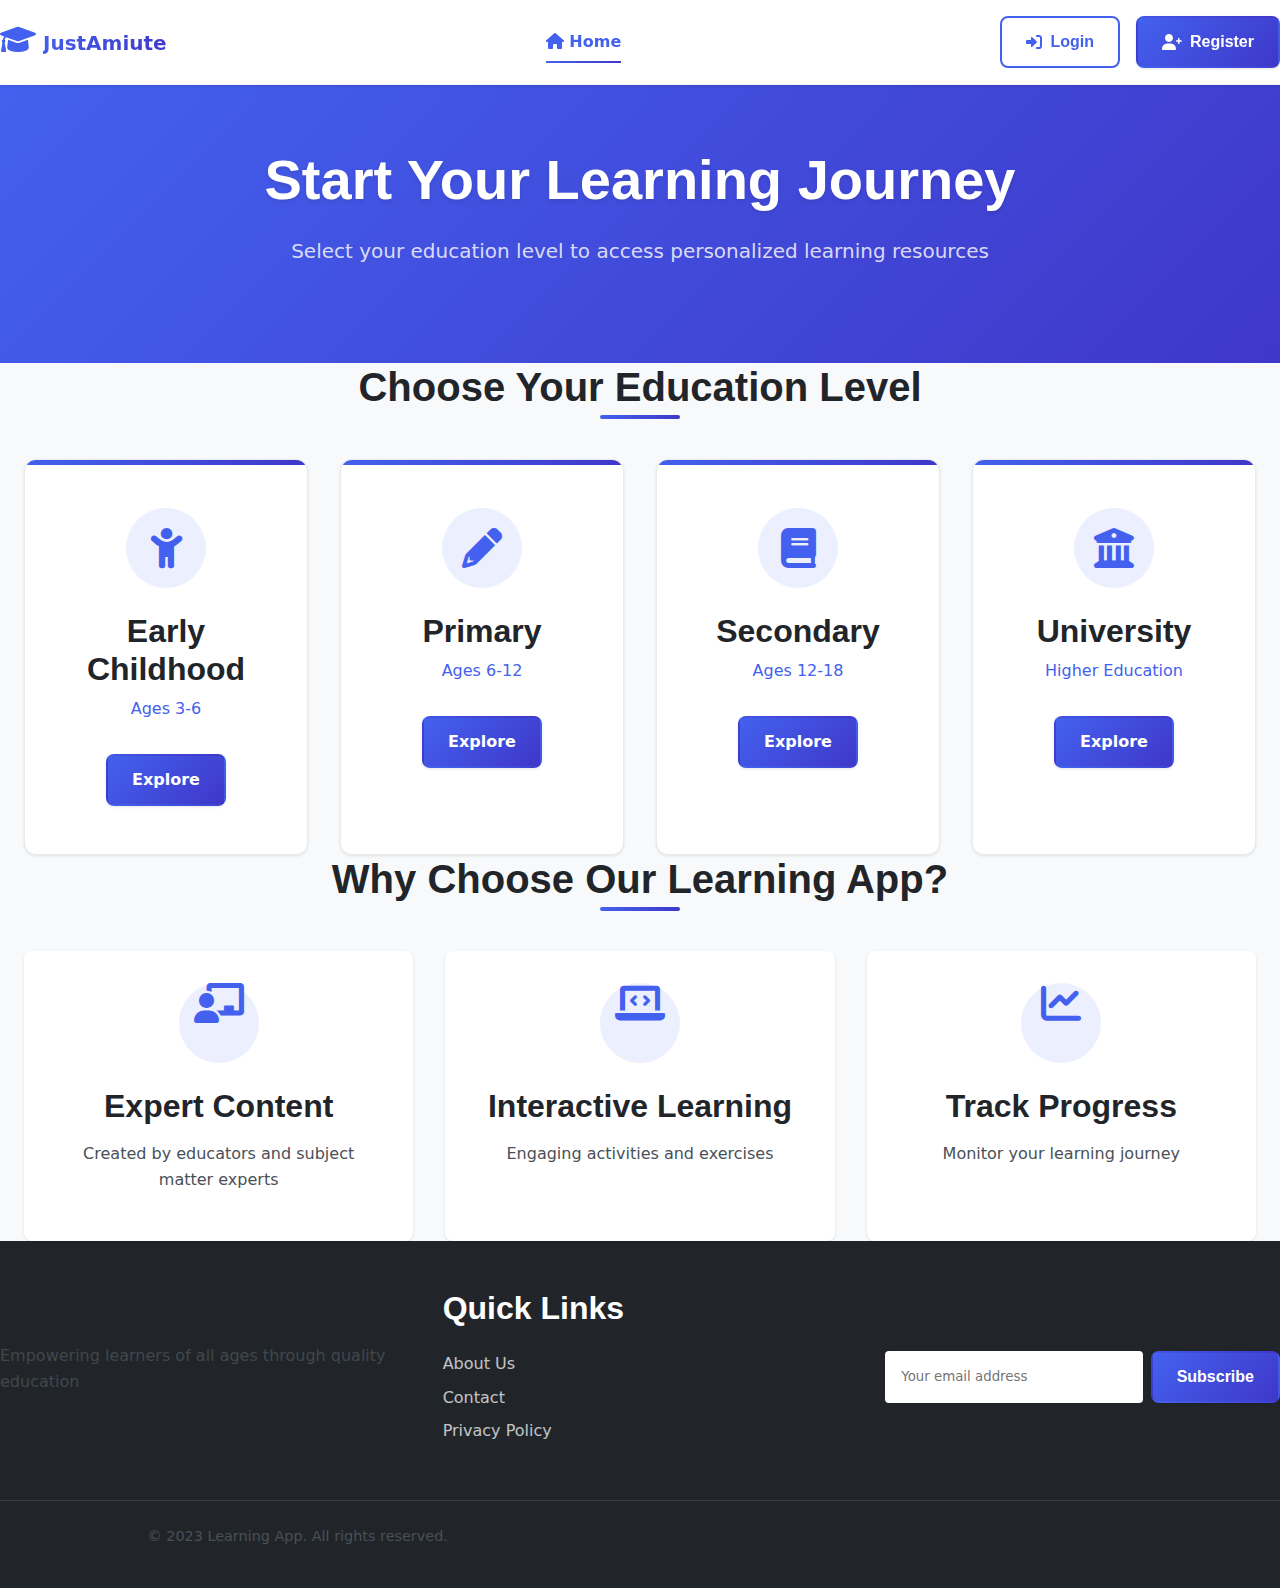
<file: index.html>
<!DOCTYPE html>
<html lang="en">
<head>
  <meta charset="UTF-8" />
  <meta name="viewport" content="width=device-width, initial-scale=1.0"/>
  <title>Learning App - Home</title>
  <link rel="stylesheet" href="css/style.css" />
  <link rel="stylesheet" href="https://cdnjs.cloudflare.com/ajax/libs/font-awesome/6.0.0/css/all.min.css">
  <link rel="icon" href="assets/images/favicon.ico" type="image/x-icon">
</head>
<body>
  <!-- Navigation Bar -->
  <nav class="main-nav">
    <div class="nav-container">
      <div class="nav-brand">
        <a href="index.html">
          <i class="fas fa-graduation-cap logo-icon"></i>
          <span class="logo-text">JustAmiute</span>
        </a>
      </div>
      <div class="nav-links">
        <a href="index.html" class="active"><i class="fas fa-home"></i> Home</a>
      </div>
      <div class="auth-buttons">
        <button id="login-btn" class="btn btn-outline">
          <i class="fas fa-sign-in-alt"></i> Login
        </button>
        <button id="register-btn" class="btn btn-primary">
          <i class="fas fa-user-plus"></i> Register
        </button>
      </div>
    </div>
  </nav>

  <!-- Hero Section -->
  <section class="hero">
    <div class="hero-content">
      <h1>Start Your Learning Journey</h1>
      <p class="hero-subtitle">Select your education level to access personalized learning resources</p>
    </div>
  </section>

  <!-- Main Content -->
  <main class="container">
    <section class="education-levels">
      <h2 class="section-title">Choose Your Education Level</h2>
      <div class="level-grid">
        <a href="levels/early-childhood.html" class="level-card">
          <div class="card-icon">
            <i class="fas fa-child"></i>
          </div>
          <h3>Early Childhood</h3>
          <p>Ages 3-6</p>
          <span class="btn btn-primary">Explore</span>
        </a>

        <a href="levels/primary.html" class="level-card">
          <div class="card-icon">
            <i class="fas fa-pencil-alt"></i>
          </div>
          <h3>Primary</h3>
          <p>Ages 6-12</p>
          <span class="btn btn-primary">Explore</span>
        </a>

        <a href="levels/secondary.html" class="level-card">
          <div class="card-icon">
            <i class="fas fa-book"></i>
          </div>
          <h3>Secondary</h3>
          <p>Ages 12-18</p>
          <span class="btn btn-primary">Explore</span>
        </a>

        <a href="levels/university.html" class="level-card">
          <div class="card-icon">
            <i class="fas fa-university"></i>
          </div>
          <h3>University</h3>
          <p>Higher Education</p>
          <span class="btn btn-primary">Explore</span>
        </a>
      </div>
    </section>

    <section class="features">
      <h2 class="section-title">Why Choose Our Learning App?</h2>
      <div class="features-grid">
        <div class="feature-card">
          <i class="fas fa-chalkboard-teacher feature-icon"></i>
          <h3>Expert Content</h3>
          <p>Created by educators and subject matter experts</p>
        </div>
        <div class="feature-card">
          <i class="fas fa-laptop-code feature-icon"></i>
          <h3>Interactive Learning</h3>
          <p>Engaging activities and exercises</p>
        </div>
        <div class="feature-card">
          <i class="fas fa-chart-line feature-icon"></i>
          <h3>Track Progress</h3>
          <p>Monitor your learning journey</p>
        </div>
      </div>
    </section>
  </main>

  <!-- Footer -->
  <footer class="main-footer">
    <div class="footer-container">
      <div class="footer-about">
        <h3>Learning App</h3>
        <p>Empowering learners of all ages through quality education</p>
      </div>
      <div class="footer-links">
        <h3>Quick Links</h3>
        <ul>
          <li><a href="about.html">About Us</a></li>
          <li><a href="contact.html">Contact</a></li>
          <li><a href="privacy.html">Privacy Policy</a></li>
        </ul>
      </div>
      <div class="footer-newsletter">
        <h3>Stay Updated</h3>
        <form class="newsletter-form">
          <input type="email" placeholder="Your email address">
          <button type="submit" class="btn btn-primary">Subscribe</button>
        </form>
      </div>
    </div>
    <div class="footer-bottom">
      <p>&copy; 2023 Learning App. All rights reserved.</p>
    </div>
  </footer>

  <!-- Auth Modal -->
  <div id="auth-modal" class="modal">
    <div class="modal-content">
      <span class="close-modal">&times;</span>
      <div id="auth-form-container">
        <!-- Form content will be loaded here by auth.js -->
      </div>
    </div>
  </div>

  <script src="../js/auth.js"></script>
  <script>
    // Initialize modal functionality
    document.addEventListener('DOMContentLoaded', function() {
      const modal = document.getElementById('auth-modal');
      const loginBtn = document.getElementById('login-btn');
      const registerBtn = document.getElementById('register-btn');
      const closeBtn = document.querySelector('.close-modal');

      // Open modal for login
      loginBtn.addEventListener('click', function() {
        document.getElementById('auth-form-container').innerHTML = `
          <h2>Login</h2>
          <form id="login-form">
            <div class="form-group">
              <label for="login-email">Email</label>
              <input type="email" id="login-email" required>
            </div>
            <div class="form-group">
              <label for="login-password">Password</label>
              <input type="password" id="login-password" required>
            </div>
            <button type="submit" class="btn btn-primary">Login</button>
          </form>
        `;
        modal.style.display = 'block';
      });

      // Open modal for registration
      registerBtn.addEventListener('click', function() {
        document.getElementById('auth-form-container').innerHTML = `
          <h2>Register</h2>
          <form id="register-form">
            <div class="form-group">
              <label for="register-name">Full Name</label>
              <input type="text" id="register-name" required>
            </div>
            <div class="form-group">
              <label for="register-email">Email</label>
              <input type="email" id="register-email" required>
            </div>
            <div class="form-group">
              <label for="register-password">Password</label>
              <input type="password" id="register-password" required>
            </div>
            <button type="submit" class="btn btn-primary">Register</button>
          </form>
        `;
        modal.style.display = 'block';
      });

      // Close modal
      closeBtn.addEventListener('click', function() {
        modal.style.display = 'none';
      });

      // Close when clicking outside modal
      window.addEventListener('click', function(event) {
        if (event.target === modal) {
          modal.style.display = 'none';
        }
      });
    });
  </script>
</body>
</html>
</file>
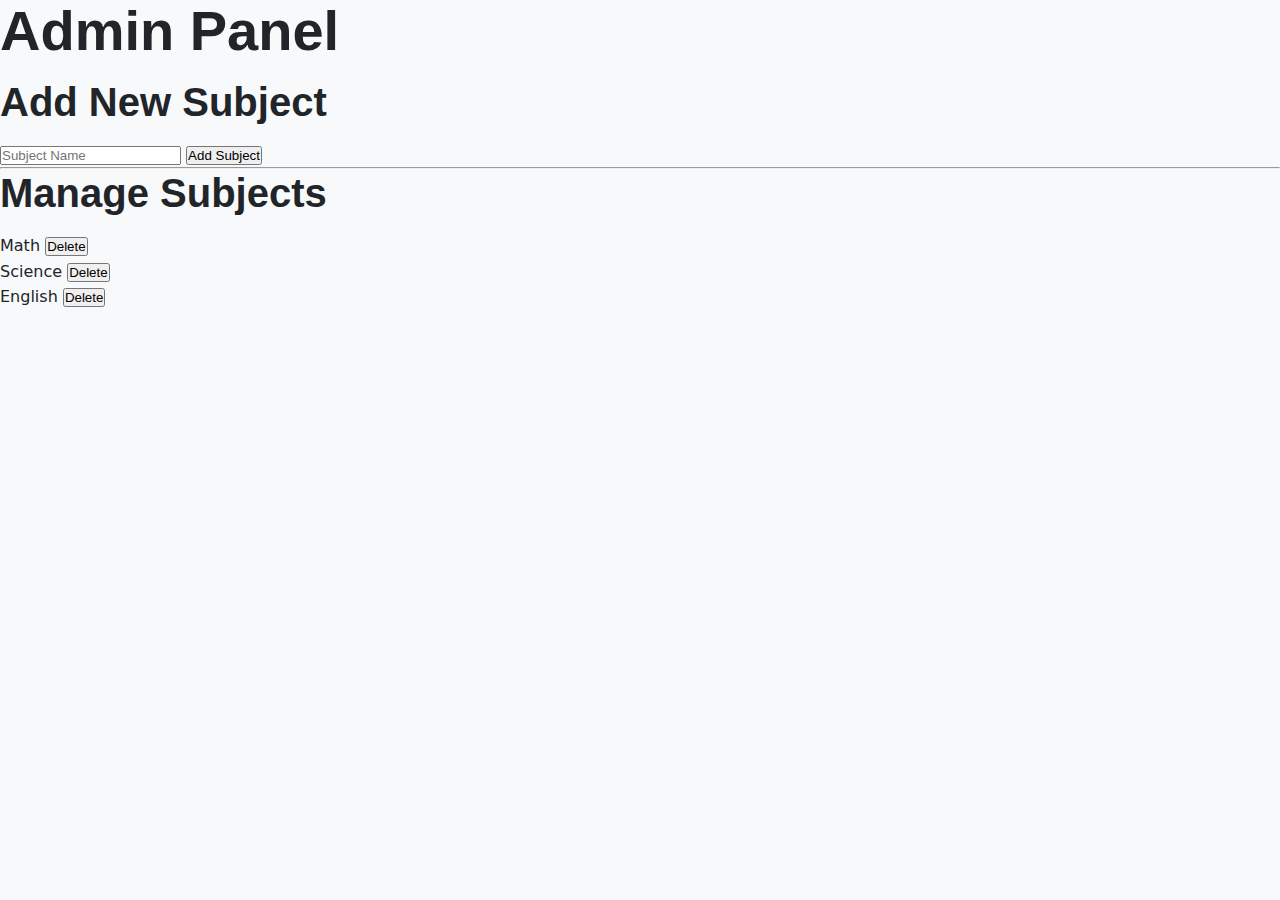
<file: admin.html>
<!-- admin.html -->
<!DOCTYPE html>
<html lang="en">
<head>
  <meta charset="UTF-8" />
  <meta name="viewport" content="width=device-width, initial-scale=1.0"/>
  <title>Admin Panel</title>
  <link rel="stylesheet" href="css/style.css" />
</head>
<body>
  <div class="admin-container">
    <h1>Admin Panel</h1>

    <!-- Add New Subject Section -->
    <div class="add-subject">
      <h2>Add New Subject</h2>
      <input type="text" id="new-subject-name" placeholder="Subject Name" />
      <button id="add-subject-btn">Add Subject</button>
    </div>

    <hr>

    <!-- Manage Subjects Section -->
    <div class="manage-subjects">
      <h2>Manage Subjects</h2>
      <ul id="subject-list">
        <!-- List of subjects will go here -->
        <li class="subject-item">
          <span>Math</span>
          <button class="delete-subject-btn">Delete</button>
        </li>
        <li class="subject-item">
          <span>Science</span>
          <button class="delete-subject-btn">Delete</button>
        </li>
        <li class="subject-item">
          <span>English</span>
          <button class="delete-subject-btn">Delete</button>
        </li>
      </ul>
    </div>
  </div>

  <script src="js/admin.js"></script>
</body>
</html>
</file>
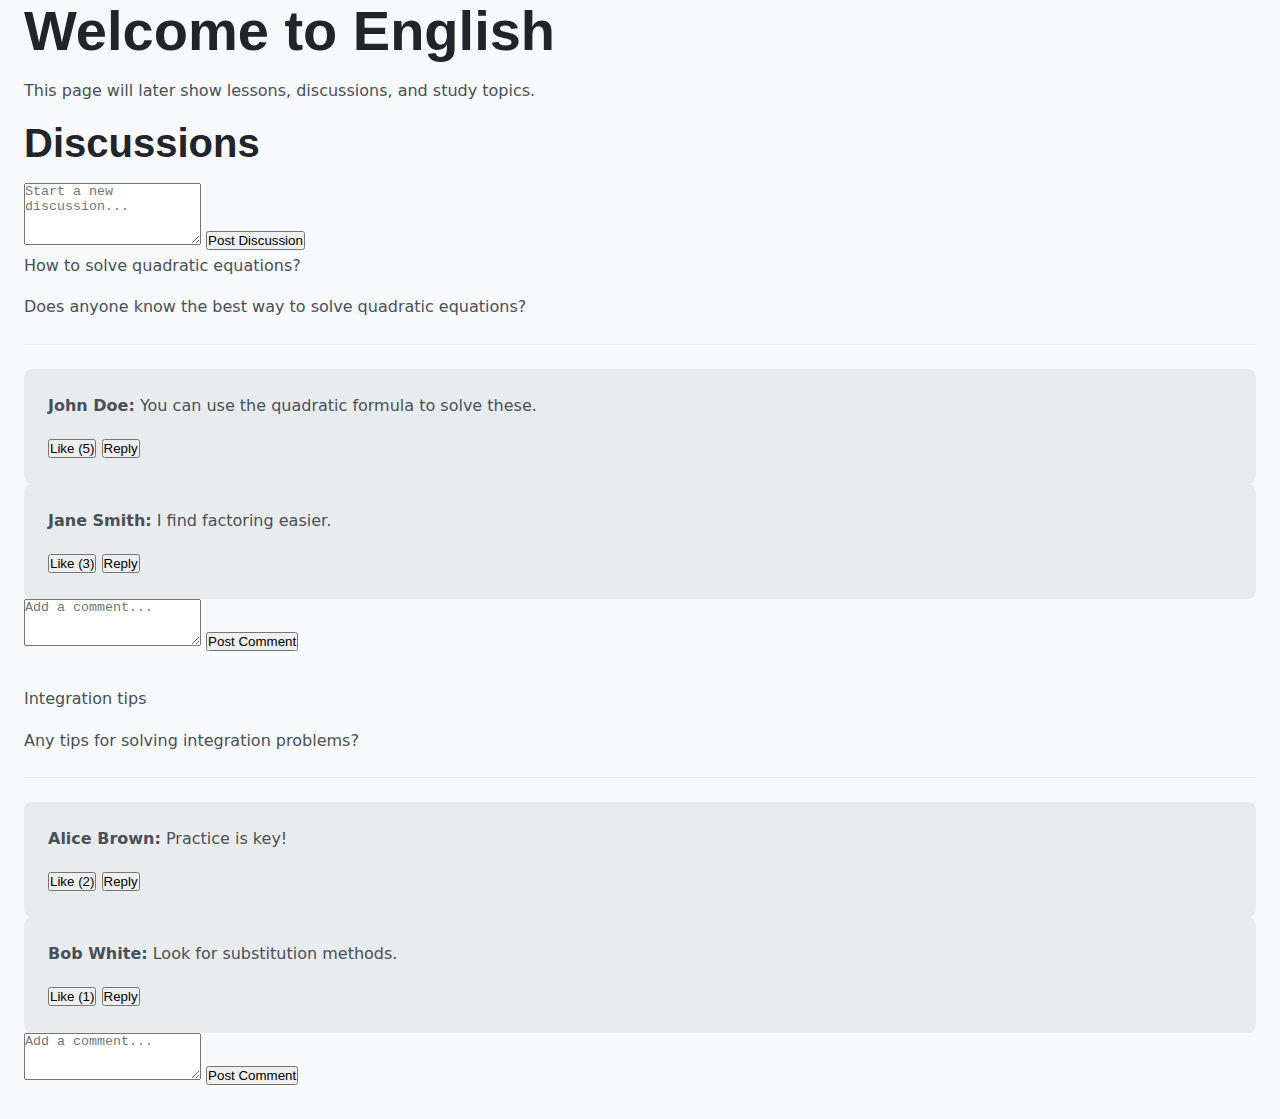
<file: early-childhood_subjects/english.html>
<!DOCTYPE html>
<html lang="en">
<head>
  <meta charset="UTF-8" />
  <meta name="viewport" content="width=device-width, initial-scale=1.0"/>
  <title>English Subject</title>
  <link rel="stylesheet" href="../css/style.css" />
</head>
<body>
  <div class="container">
    <h1>Welcome to English</h1>
    <p>This page will later show lessons, discussions, and study topics.</p>

    <!-- Discussion Section -->
    <div class="discussion-section">
      <h2>Discussions</h2>

      <!-- New Discussion -->
      <div class="new-discussion">
        <textarea id="new-discussion-text" placeholder="Start a new discussion..." rows="4"></textarea>
        <button class="submit-btn" onclick="postDiscussion()">Post Discussion</button>
      </div>

      <!-- Existing Discussions (will be dynamically populated) -->
      <div id="discussions-container">
        <!-- Discussions will appear here -->
      </div>
    </div>
  </div>

  <script src="../js/english.js"></script>
</body>
</html>
</file>
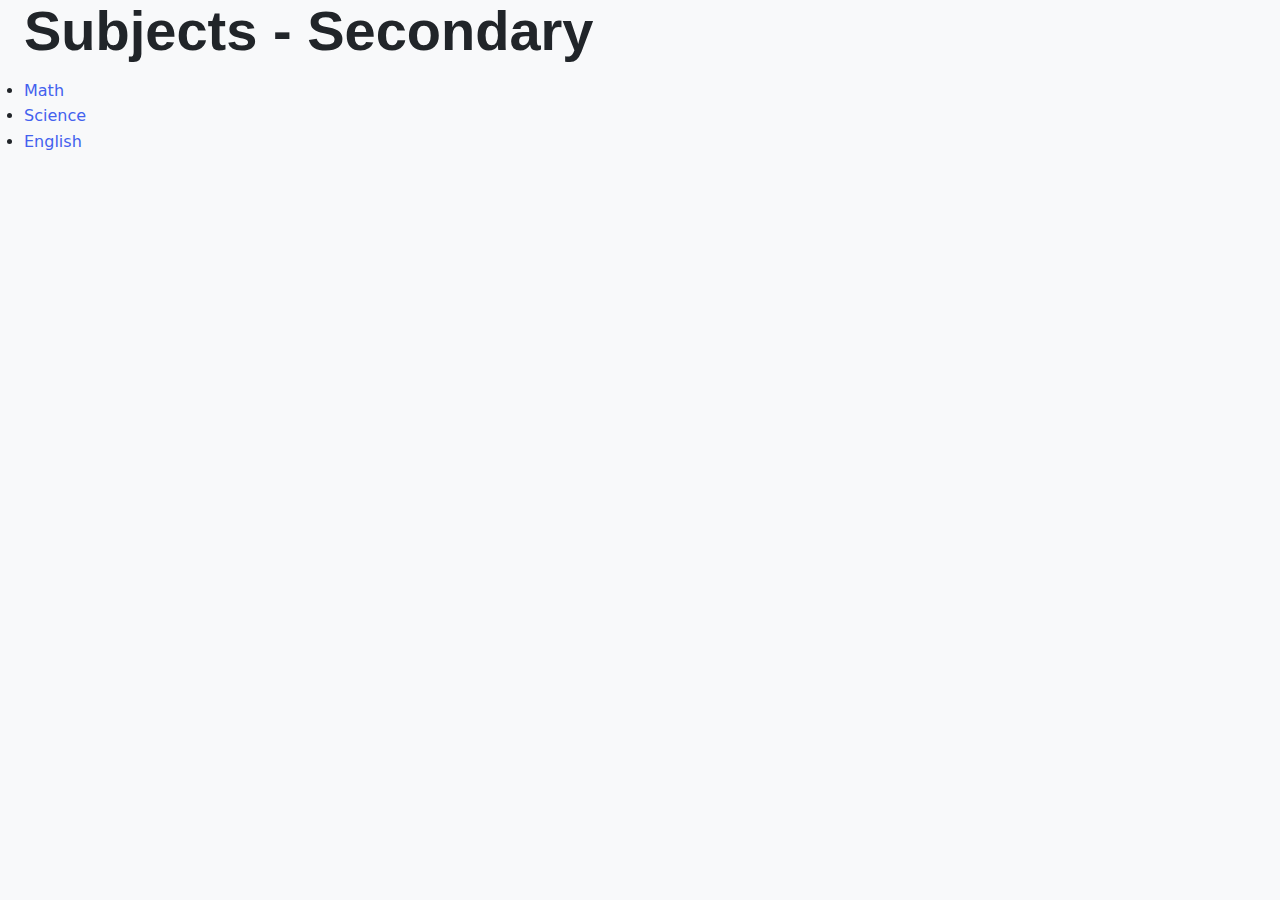
<file: levels/secondary.html>
<!-- secondary.html -->
<!DOCTYPE html>
<html lang="en">
<head>
  <meta charset="UTF-8" />
  <meta name="viewport" content="width=device-width, initial-scale=1.0"/>
  <title>Secondary</title>
  <link rel="stylesheet" href="../css/style.css" />
</head>
<body>
  <div class="container">
    <h1>Subjects - Secondary</h1>
    <ul class="subject-list">
      <li><a href="../subjects/math.html">Math</a></li>
      <li><a href="../subjects/science.html">Science</a></li>
      <li><a href="../subjects/english.html">English</a></li>
    </ul>
  </div>
</body>
</html>
</file>
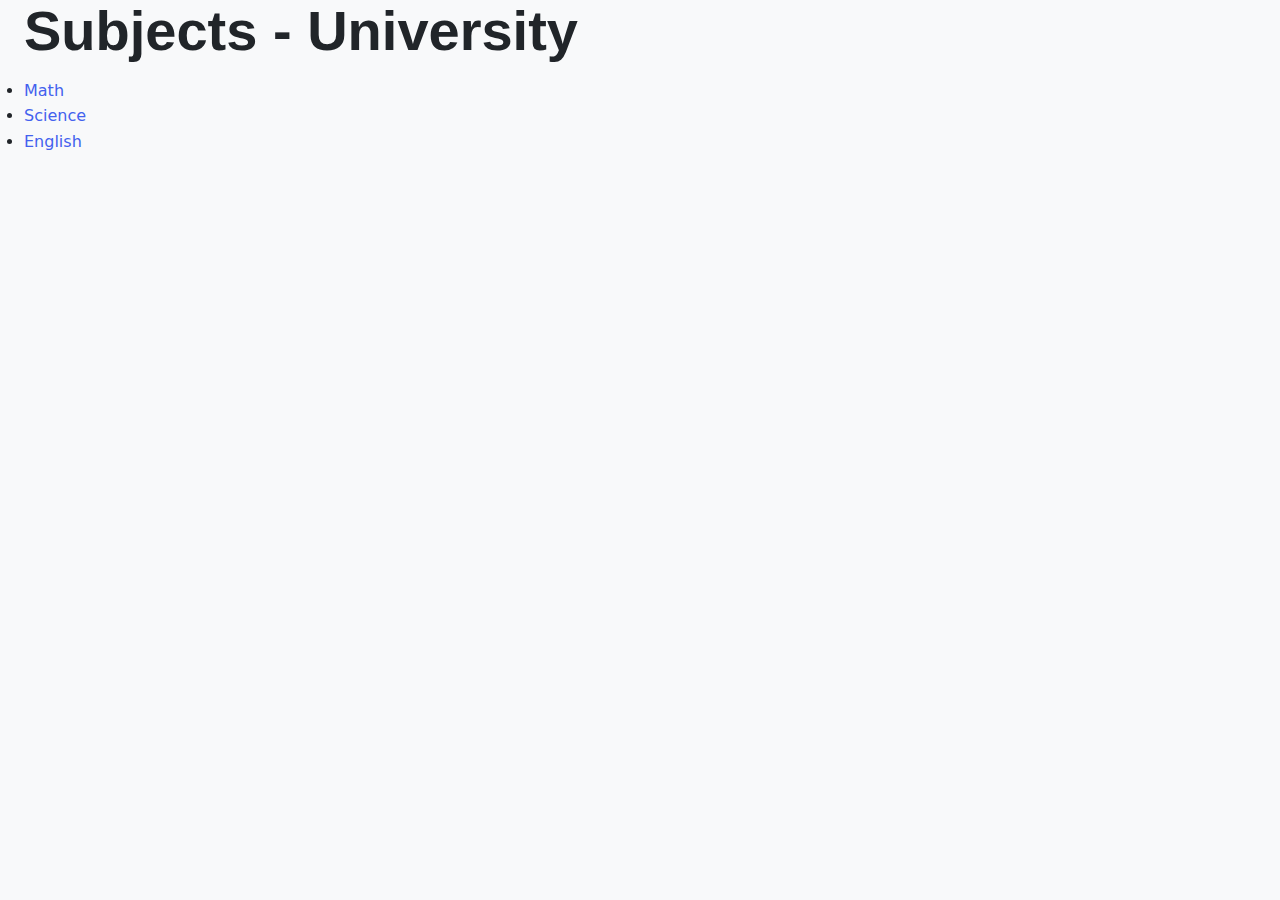
<file: levels/university.html>
<!-- early-childhood.html -->
<!DOCTYPE html>
<html lang="en">
<head>
  <meta charset="UTF-8" />
  <meta name="viewport" content="width=device-width, initial-scale=1.0"/>
  <title>University</title>
  <link rel="stylesheet" href="../css/style.css" />
</head>
<body>
  <div class="container">
    <h1>Subjects - University</h1>
    <ul class="subject-list">
      <li><a href="../subjects/math.html">Math</a></li>
      <li><a href="../subjects/science.html">Science</a></li>
      <li><a href="../subjects/english.html">English</a></li>
    </ul>
  </div>
</body>
</html>
</file>
<file: css/style.css>
/* ====== ULTIMATE LEARNING APP STYLES ====== */
:root {
  /* Enhanced Color Palette */
  --primary-color: #4361ee;
  --primary-light: #4895ef;
  --primary-dark: #3f37c9;
  --secondary-color: #7209b7;
  --accent-color: #f72585;
  --success-color: #4cc9f0;
  --warning-color: #f8961e;
  --light-color: #f8f9fa;
  --light-gray: #e9ecef;
  --medium-gray: #adb5bd;
  --dark-gray: #495057;
  --dark-color: #212529;
  --white: #ffffff;
  --black: #000000;

  /* Gradients */
  --gradient-primary: linear-gradient(135deg, var(--primary-color), var(--primary-dark));
  --gradient-accent: linear-gradient(135deg, var(--accent-color), var(--secondary-color));

  /* Typography */
  --font-main: 'Inter', 'Segoe UI', system-ui, sans-serif;
  --font-heading: 'Poppins', 'Montserrat', sans-serif;
  --font-code: 'Fira Code', monospace;
  
  /* Spacing System */
  --space-xxs: 0.25rem;
  --space-xs: 0.5rem;
  --space-sm: 1rem;
  --space-md: 1.5rem;
  --space-lg: 2rem;
  --space-xl: 3rem;
  --space-xxl: 4rem;
  
  /* Border Radius */
  --radius-sm: 4px;
  --radius-md: 8px;
  --radius-lg: 12px;
  --radius-xl: 16px;
  --radius-round: 50%;
  
  /* Shadows */
  --shadow-xs: 0 1px 2px rgba(0,0,0,0.05);
  --shadow-sm: 0 1px 3px rgba(0,0,0,0.1);
  --shadow-md: 0 4px 6px rgba(0,0,0,0.1);
  --shadow-lg: 0 10px 15px rgba(0,0,0,0.1);
  --shadow-xl: 0 20px 25px rgba(0,0,0,0.1);
  --shadow-inner: inset 0 2px 4px rgba(0,0,0,0.05);
  
  /* Transitions */
  --transition-fast: 0.15s ease-in-out;
  --transition-normal: 0.3s ease-in-out;
  --transition-slow: 0.5s ease-in-out;
  
  /* Z-index */
  --z-below: -1;
  --z-base: 1;
  --z-dropdown: 100;
  --z-sticky: 200;
  --z-modal: 1000;
  --z-toast: 1100;
}

/* ====== BASE STYLES ====== */
*,
*::before,
*::after {
  box-sizing: border-box;
  margin: 0;
  padding: 0;
}

html {
  scroll-behavior: smooth;
  font-size: 16px;
}

body {
  font-family: var(--font-main);
  line-height: 1.6;
  color: var(--dark-color);
  background-color: var(--light-color);
  -webkit-font-smoothing: antialiased;
  -moz-osx-font-smoothing: grayscale;
}

/* ====== TYPOGRAPHY ENHANCEMENTS ====== */
h1, h2, h3, h4, h5, h6 {
  font-family: var(--font-heading);
  font-weight: 700;
  line-height: 1.2;
  margin-bottom: var(--space-sm);
  color: var(--dark-color);
}

h1 { 
  font-size: clamp(2rem, 5vw, 3.5rem);
  line-height: 1.1;
}

h2 {
  font-size: clamp(1.75rem, 4vw, 2.5rem);
}

h3 {
  font-size: clamp(1.5rem, 3vw, 2rem);
}

p {
  margin-bottom: var(--space-sm);
  color: var(--dark-gray);
  max-width: 65ch;
}

a {
  color: var(--primary-color);
  text-decoration: none;
  transition: var(--transition-fast);
}

a:hover {
  color: var(--primary-dark);
}

/* ====== LAYOUT COMPONENTS ====== */
.container {
  width: 100%;
  max-width: 1280px;
  margin: 0 auto;
  padding: 0 var(--space-md);
}

.section {
  padding: var(--space-xl) 0;
}

.section-title {
  text-align: center;
  margin-bottom: var(--space-lg);
  position: relative;
}

.section-title::after {
  content: '';
  position: absolute;
  bottom: -8px;
  left: 50%;
  transform: translateX(-50%);
  width: 80px;
  height: 4px;
  background: var(--gradient-primary);
  border-radius: 2px;
}

/* ====== BUTTON SUPERCHARGED ====== */
.btn {
  display: inline-flex;
  align-items: center;
  justify-content: center;
  gap: var(--space-xs);
  padding: var(--space-sm) var(--space-md);
  border-radius: var(--radius-md);
  font-weight: 600;
  text-align: center;
  cursor: pointer;
  transition: var(--transition-normal);
  border: 2px solid transparent;
  font-size: 1rem;
  line-height: 1;
}

.btn-primary {
  background: var(--gradient-primary);
  color: var(--white);
  box-shadow: var(--shadow-sm);
}

.btn-primary:hover {
  transform: translateY(-2px);
  box-shadow: var(--shadow-md);
}

.btn-primary:active {
  transform: translateY(0);
  box-shadow: var(--shadow-sm);
}

.btn-outline {
  background: transparent;
  border-color: var(--primary-color);
  color: var(--primary-color);
}

.btn-outline:hover {
  background: var(--primary-color);
  color: var(--white);
}

.btn-icon {
  width: 2.5rem;
  height: 2.5rem;
  padding: 0;
  border-radius: var(--radius-round);
}

/* ====== NAVIGATION 2.0 ====== */
.main-nav {
  position: sticky;
  top: 0;
  z-index: var(--z-sticky);
  background-color: rgba(255,255,255,0.98);
  backdrop-filter: blur(8px);
  box-shadow: var(--shadow-sm);
  border-bottom: 1px solid rgba(0,0,0,0.05);
}

.nav-container {
  display: flex;
  justify-content: space-between;
  align-items: center;
  padding: var(--space-sm) 0;
}

.nav-brand {
  display: flex;
  align-items: center;
  gap: var(--space-sm);
  font-weight: 700;
  font-size: 1.25rem;
}

.logo-icon {
  font-size: 1.8rem;
  color: var(--primary-color);
}

.logo-text {
  background: var(--gradient-primary);
  -webkit-background-clip: text;
  background-clip: text;
  color: transparent;
}

.nav-links {
  display: flex;
  gap: var(--space-md);
}

.nav-links a {
  position: relative;
  padding: var(--space-xs) 0;
  font-weight: 500;
  color: var(--dark-gray);
}

.nav-links a::after {
  content: '';
  position: absolute;
  bottom: 0;
  left: 0;
  width: 0;
  height: 2px;
  background: var(--gradient-primary);
  transition: var(--transition-normal);
}

.nav-links a:hover::after,
.nav-links a.active::after {
  width: 100%;
}

.nav-links a.active {
  color: var(--primary-color);
  font-weight: 600;
}

.auth-buttons {
  display: flex;
  gap: var(--space-sm);
}

/* ====== HERO SECTION ENHANCED ====== */
.hero {
  position: relative;
  overflow: hidden;
  padding: var(--space-xxl) 0;
  color: var(--white);
  text-align: center;
}

.hero::before {
  content: '';
  position: absolute;
  top: 0;
  left: 0;
  width: 100%;
  height: 100%;
  background: var(--gradient-primary);
  z-index: -1;
}

.hero-content {
  max-width: 800px;
  margin: 0 auto;
  position: relative;
  z-index: 1;
}

.hero h1 {
  color: var(--white);
  margin-bottom: var(--space-md);
  text-shadow: 0 2px 4px rgba(0,0,0,0.1);
}

.hero-subtitle {
  font-size: 1.25rem;
  opacity: 0.9;
  margin-bottom: var(--space-lg);
  color: rgba(255,255,255,0.9);
}

/* ====== EDUCATION LEVEL CARDS ====== */
.level-grid {
  display: grid;
  grid-template-columns: repeat(auto-fit, minmax(280px, 1fr));
  gap: var(--space-lg);
  margin-top: var(--space-xl);
}

.level-card {
  background: var(--white);
  border-radius: var(--radius-lg);
  padding: var(--space-xl) var(--space-lg);
  text-align: center;
  box-shadow: var(--shadow-sm);
  transition: var(--transition-normal);
  border: 1px solid var(--light-gray);
  position: relative;
  overflow: hidden;
}

.level-card::before {
  content: '';
  position: absolute;
  top: 0;
  left: 0;
  width: 100%;
  height: 5px;
  background: var(--gradient-primary);
}

.level-card:hover {
  transform: translateY(-8px);
  box-shadow: var(--shadow-lg);
}

.card-icon {
  width: 80px;
  height: 80px;
  margin: 0 auto var(--space-md);
  display: flex;
  align-items: center;
  justify-content: center;
  background: rgba(67, 97, 238, 0.1);
  border-radius: var(--radius-round);
  font-size: 2.5rem;
  color: var(--primary-color);
}

.level-card h3 {
  margin-bottom: var(--space-xs);
}

.level-card p {
  margin-bottom: var(--space-lg);
  color: var(--gray-color);
}

/* ====== FEATURES SECTION ====== */
.features-grid {
  display: grid;
  grid-template-columns: repeat(auto-fit, minmax(300px, 1fr));
  gap: var(--space-lg);
  margin-top: var(--space-xl);
}

.feature-card {
  padding: var(--space-lg);
  border-radius: var(--radius-md);
  background: var(--white);
  box-shadow: var(--shadow-sm);
  transition: var(--transition-normal);
  text-align: center;
}

.feature-card:hover {
  transform: translateY(-5px);
  box-shadow: var(--shadow-md);
}

.feature-icon {
  font-size: 2.5rem;
  margin-bottom: var(--space-md);
  color: var(--primary-color);
  background: rgba(67, 97, 238, 0.1);
  width: 80px;
  height: 80px;
  display: inline-flex;
  align-items: center;
  justify-content: center;
  border-radius: var(--radius-round);
}

.feature-card h3 {
  margin-bottom: var(--space-sm);
}

/* ====== FOOTER ENHANCED ====== */
.main-footer {
  background: var(--dark-color);
  color: var(--light-gray);
  padding-top: var(--space-xl);
}

.footer-container {
  display: grid;
  grid-template-columns: repeat(auto-fit, minmax(250px, 1fr));
  gap: var(--space-xl);
  margin-bottom: var(--space-xl);
}

.footer-brand {
  display: flex;
  flex-direction: column;
  gap: var(--space-sm);
}

.footer-logo {
  display: flex;
  align-items: center;
  gap: var(--space-sm);
  font-weight: 700;
  font-size: 1.25rem;
  color: var(--white);
}

.footer-about {
  opacity: 0.8;
}

.footer-links h3 {
  color: var(--white);
  margin-bottom: var(--space-md);
}

.footer-links ul {
  list-style: none;
}

.footer-links li {
  margin-bottom: var(--space-xs);
}

.footer-links a {
  color: var(--light-gray);
  opacity: 0.8;
  transition: var(--transition-fast);
}

.footer-links a:hover {
  opacity: 1;
  color: var(--white);
  padding-left: var(--space-xs);
}

.newsletter-form {
  display: flex;
  gap: var(--space-xs);
  margin-top: var(--space-md);
}

.newsletter-form input {
  flex: 1;
  padding: var(--space-sm);
  border: none;
  border-radius: var(--radius-sm);
  font-family: var(--font-main);
}

.footer-bottom {
  text-align: center;
  padding: var(--space-md) 0;
  border-top: 1px solid rgba(255,255,255,0.1);
  color: var(--medium-gray);
  font-size: 0.9rem;
}

/* ====== MODAL DIALOG ====== */
.modal {
  position: fixed;
  top: 0;
  left: 0;
  width: 100%;
  height: 100%;
  background: rgba(0,0,0,0.5);
  backdrop-filter: blur(4px);
  display: flex;
  justify-content: center;
  align-items: center;
  z-index: var(--z-modal);
  opacity: 0;
  visibility: hidden;
  transition: var(--transition-normal);
}

.modal.active {
  opacity: 1;
  visibility: visible;
}

.modal-content {
  background: var(--white);
  border-radius: var(--radius-lg);
  width: 100%;
  max-width: 500px;
  padding: var(--space-xl);
  box-shadow: var(--shadow-xl);
  transform: translateY(20px);
  transition: var(--transition-normal);
  position: relative;
}

.modal.active .modal-content {
  transform: translateY(0);
}

.close-modal {
  position: absolute;
  top: var(--space-md);
  right: var(--space-md);
  font-size: 1.5rem;
  cursor: pointer;
  color: var(--medium-gray);
  transition: var(--transition-fast);
}

.close-modal:hover {
  color: var(--dark-color);
  transform: rotate(90deg);
}

/* ====== FORM STYLES ====== */
.form-group {
  margin-bottom: var(--space-md);
}

.form-group label {
  display: block;
  margin-bottom: var(--space-xs);
  font-weight: 500;
  color: var(--dark-color);
}

.form-control {
  width: 100%;
  padding: var(--space-sm);
  border: 1px solid var(--light-gray);
  border-radius: var(--radius-sm);
  font-family: var(--font-main);
  transition: var(--transition-fast);
}

.form-control:focus {
  outline: none;
  border-color: var(--primary-color);
  box-shadow: 0 0 0 3px rgba(67, 97, 238, 0.2);
}

/* ====== ANIMATIONS ====== */
@keyframes fadeIn {
  from { opacity: 0; }
  to { opacity: 1; }
}

@keyframes slideUp {
  from { 
    opacity: 0;
    transform: translateY(20px);
  }
  to { 
    opacity: 1;
    transform: translateY(0);
  }
}

/* ====== UTILITY CLASSES ====== */
.text-center { text-align: center; }
.text-left { text-align: left; }
.text-right { text-align: right; }

.flex {
  display: flex;
  gap: var(--space-sm);
}

.flex-center {
  display: flex;
  align-items: center;
  justify-content: center;
  gap: var(--space-sm);
}

.grid {
  display: grid;
  gap: var(--space-sm);
}

.mt-1 { margin-top: var(--space-xs); }
.mt-2 { margin-top: var(--space-sm); }
.mt-3 { margin-top: var(--space-md); }
.mt-4 { margin-top: var(--space-lg); }
.mt-5 { margin-top: var(--space-xl); }

.mb-1 { margin-bottom: var(--space-xs); }
.mb-2 { margin-bottom: var(--space-sm); }
.mb-3 { margin-bottom: var(--space-md); }
.mb-4 { margin-bottom: var(--space-lg); }
.mb-5 { margin-bottom: var(--space-xl); }

/* ====== RESPONSIVE DESIGN ====== */
@media (max-width: 1024px) {
  .section {
    padding: var(--space-lg) 0;
  }
  
  .hero {
    padding: var(--space-xl) 0;
  }
}

@media (max-width: 768px) {
  .nav-container {
    flex-direction: column;
    gap: var(--space-md);
    padding: var(--space-md);
  }
  
  .nav-links {
    margin: var(--space-sm) 0;
  }
  
  .auth-buttons {
    width: 100%;
    justify-content: center;
  }
  
  .level-grid {
    grid-template-columns: 1fr;
  }
  
  .modal-content {
    padding: var(--space-lg);
  }
}

@media (max-width: 480px) {
  :root {
    --space-md: 1rem;
    --space-lg: 1.5rem;
  }
  
  .btn {
    width: 100%;
  }
  
  .newsletter-form {
    flex-direction: column;
  }
  
  .footer-container {
    grid-template-columns: 1fr;
    gap: var(--space-lg);
  }
}

/* ====== EARLY CHILDHOOD SPECIFIC STYLES ====== */
.hero-early-childhood {
  background: linear-gradient(135deg, #4cc9f0, #4361ee);
}

.subject-grid {
  display: grid;
  grid-template-columns: repeat(auto-fit, minmax(300px, 1fr));
  gap: var(--space-lg);
  margin-top: var(--space-xl);
}

.subject-card {
  background: var(--white);
  border-radius: var(--radius-lg);
  padding: var(--space-xl) var(--space-lg);
  text-align: center;
  box-shadow: var(--shadow-sm);
  transition: var(--transition-normal);
  border: 1px solid var(--light-gray);
  position: relative;
  overflow: hidden;
}

.subject-card::before {
  content: '';
  position: absolute;
  top: 0;
  left: 0;
  width: 100%;
  height: 5px;
  background: var(--gradient-primary);
}

.subject-card:hover {
  transform: translateY(-8px);
  box-shadow: var(--shadow-lg);
}

.subject-card .card-icon {
  width: 80px;
  height: 80px;
  margin: 0 auto var(--space-md);
  display: flex;
  align-items: center;
  justify-content: center;
  background: rgba(67, 97, 238, 0.1);
  border-radius: var(--radius-round);
  font-size: 2rem;
  color: var(--primary-color);
}

.age-group-info {
  margin: var(--space-xl) 0;
  padding: var(--space-xl) 0;
  border-top: 1px solid var(--light-gray);
  border-bottom: 1px solid var(--light-gray);
}

.info-content {
  display: grid;
  grid-template-columns: 1fr 1fr;
  gap: var(--space-xl);
  align-items: center;
}

.info-text {
  display: flex;
  flex-direction: column;
  gap: var(--space-md);
}

.benefits-list {
  list-style: none;
  margin: var(--space-md) 0;
}

.benefits-list li {
  margin-bottom: var(--space-sm);
  display: flex;
  align-items: center;
  gap: var(--space-xs);
}

.benefits-list i {
  color: var(--success-color);
}

.info-image img {
  width: 100%;
  height: auto;
  border-radius: var(--radius-md);
  box-shadow: var(--shadow-md);
}

.testimonials {
  margin: var(--space-xl) 0;
}

.testimonial-grid {
  display: grid;
  grid-template-columns: repeat(auto-fit, minmax(300px, 1fr));
  gap: var(--space-lg);
  margin-top: var(--space-lg);
}

.testimonial-card {
  background: var(--white);
  border-radius: var(--radius-md);
  padding: var(--space-lg);
  box-shadow: var(--shadow-sm);
}

.testimonial-content {
  position: relative;
  margin-bottom: var(--space-md);
}

.quote-icon {
  position: absolute;
  top: -10px;
  left: -10px;
  font-size: 2rem;
  color: var(--light-gray);
  opacity: 0.5;
}

.testimonial-author {
  display: flex;
  align-items: center;
  gap: var(--space-sm);
}

.testimonial-author img {
  width: 50px;
  height: 50px;
  border-radius: 50%;
  object-fit: cover;
}

.testimonial-author h4 {
  margin-bottom: 0;
  font-size: 1rem;
}

.testimonial-author p {
  font-size: 0.8rem;
  color: var(--gray-color);
  margin: 0;
}

/* ====== MATH PAGE SPECIFIC STYLES ====== */
.hero-math {
  background: linear-gradient(135deg, #4361ee, #4cc9f0);
}

.math-content {
  margin-top: var(--space-xl);
}

.content-header {
  display: flex;
  justify-content: space-between;
  align-items: center;
  margin-bottom: var(--space-lg);
  flex-wrap: wrap;
  gap: var(--space-md);
}

.content-tabs {
  display: flex;
  gap: var(--space-xs);
  background: var(--light-gray);
  padding: var(--space-xs);
  border-radius: var(--radius-md);
}

.tab-btn {
  padding: var(--space-sm) var(--space-md);
  border: none;
  background: transparent;
  cursor: pointer;
  font-weight: 600;
  color: var(--dark-gray);
  border-radius: var(--radius-sm);
  transition: var(--transition-fast);
}

.tab-btn.active {
  background: var(--white);
  color: var(--primary-color);
  box-shadow: var(--shadow-xs);
}

.tab-content {
  display: none;
}

.tab-content.active {
  display: block;
}

/* Lessons Grid */
.lessons-grid {
  display: grid;
  grid-template-columns: repeat(auto-fit, minmax(350px, 1fr));
  gap: var(--space-lg);
}

.lesson-card {
  display: flex;
  background: var(--white);
  border-radius: var(--radius-lg);
  overflow: hidden;
  box-shadow: var(--shadow-sm);
  transition: var(--transition-normal);
}

.lesson-card:hover {
  transform: translateY(-5px);
  box-shadow: var(--shadow-md);
}

.lesson-preview {
  position: relative;
  flex: 0 0 150px;
}

.lesson-preview img {
  width: 100%;
  height: 100%;
  object-fit: cover;
}

.difficulty-badge {
  position: absolute;
  top: var(--space-sm);
  left: var(--space-sm);
  padding: var(--space-xxs) var(--space-sm);
  border-radius: var(--radius-sm);
  font-size: 0.8rem;
  font-weight: 600;
  color: var(--white);
}

.difficulty-badge.easy {
  background: var(--success-color);
}

.difficulty-badge.medium {
  background: var(--warning-color);
}

.lesson-info {
  flex: 1;
  padding: var(--space-md);
  display: flex;
  flex-direction: column;
}

.lesson-meta {
  display: flex;
  gap: var(--space-md);
  margin: var(--space-sm) 0;
  font-size: 0.9rem;
  color: var(--gray-color);
}

.lesson-meta i {
  margin-right: var(--space-xxs);
}

/* Exercises Grid */
.exercises-grid {
  display: grid;
  grid-template-columns: repeat(auto-fit, minmax(250px, 1fr));
  gap: var(--space-lg);
}

.exercise-card {
  background: var(--white);
  border-radius: var(--radius-lg);
  padding: var(--space-lg);
  text-align: center;
  box-shadow: var(--shadow-sm);
  transition: var(--transition-normal);
}

.exercise-card:hover {
  transform: translateY(-5px);
  box-shadow: var(--shadow-md);
}

.exercise-icon {
  width: 60px;
  height: 60px;
  margin: 0 auto var(--space-md);
  display: flex;
  align-items: center;
  justify-content: center;
  background: rgba(67, 97, 238, 0.1);
  border-radius: var(--radius-round);
  font-size: 1.5rem;
  color: var(--primary-color);
}

/* Discussion Styles */
.discussion-controls {
  display: flex;
  justify-content: space-between;
  align-items: center;
  margin-bottom: var(--space-lg);
  flex-wrap: wrap;
  gap: var(--space-md);
}

.search-filter {
  display: flex;
  gap: var(--space-md);
  align-items: center;
  flex-wrap: wrap;
}

.search-box {
  position: relative;
  flex: 1;
  min-width: 250px;
}

.search-box i {
  position: absolute;
  left: var(--space-sm);
  top: 50%;
  transform: translateY(-50%);
  color: var(--gray-color);
}

.search-box input {
  width: 100%;
  padding: var(--space-sm) var(--space-sm) var(--space-sm) var(--space-xl);
  border: 1px solid var(--light-gray);
  border-radius: var(--radius-md);
}

.discussion-card {
  background: var(--white);
  border-radius: var(--radius-md);
  padding: var(--space-md);
  margin-bottom: var(--space-md);
  box-shadow: var(--shadow-sm);
}

.discussion-header {
  display: flex;
  gap: var(--space-sm);
  margin-bottom: var(--space-sm);
}

.user-avatar {
  width: 40px;
  height: 40px;
  border-radius: 50%;
  overflow: hidden;
}

.user-avatar img {
  width: 100%;
  height: 100%;
  object-fit: cover;
}

.discussion-meta h3 {
  margin-bottom: var(--space-xxs);
  font-size: 1.1rem;
}

.discussion-meta p {
  font-size: 0.9rem;
  color: var(--gray-color);
  margin: 0;
}

.discussion-content {
  margin-bottom: var(--space-sm);
}

.discussion-footer {
  display: flex;
  justify-content: space-between;
  align-items: center;
}

.discussion-actions {
  display: flex;
  gap: var(--space-md);
}

.action-btn {
  background: none;
  border: none;
  color: var(--gray-color);
  cursor: pointer;
  display: flex;
  align-items: center;
  gap: var(--space-xxs);
  font-size: 0.9rem;
}

.action-btn:hover {
  color: var(--primary-color);
}

.btn-sm {
  padding: var(--space-xs) var(--space-sm);
  font-size: 0.9rem;
}

.loading-indicator,
.no-discussions {
  text-align: center;
  padding: var(--space-xl);
  color: var(--gray-color);
}

.loading-indicator i,
.no-discussions i {
  font-size: 2rem;
  margin-bottom: var(--space-sm);
  display: block;
}

/* Responsive Adjustments */
@media (max-width: 768px) {
  .lesson-card {
    flex-direction: column;
  }
  
  .lesson-preview {
    flex: 0 0 200px;
  }
  
  .content-header {
    flex-direction: column;
    align-items: flex-start;
  }
  
  .content-tabs {
    width: 100%;
  }
  
  .discussion-controls {
    flex-direction: column;
    align-items: flex-start;
  }
  
  .search-filter {
    width: 100%;
  }
  
  .search-box {
    min-width: 100%;
  }
}/* ====== ENHANCED MATH PAGE STYLES ====== */

/* Form Styles */
.lesson-form-container,
.exercise-form-container {
  background: var(--white);
  border-radius: var(--radius-lg);
  padding: var(--space-lg);
  margin-bottom: var(--space-lg);
  box-shadow: var(--shadow-sm);
}

.file-upload-container {
  margin-top: var(--space-xs);
}

.file-upload-label {
  display: inline-block;
  padding: var(--space-sm) var(--space-md);
  background: var(--light-gray);
  border-radius: var(--radius-md);
  cursor: pointer;
  transition: var(--transition-fast);
}

.file-upload-label:hover {
  background: var(--medium-gray);
  color: var(--white);
}

.file-input {
  width: 0.1px;
  height: 0.1px;
  opacity: 0;
  overflow: hidden;
  position: absolute;
  z-index: -1;
}

.file-preview {
  margin-top: var(--space-sm);
}

.file-list {
  display: flex;
  flex-direction: column;
  gap: var(--space-xs);
}

.file-item {
  display: flex;
  align-items: center;
  gap: var(--space-sm);
  padding: var(--space-xs) var(--space-sm);
  background: var(--light-gray);
  border-radius: var(--radius-sm);
}

.file-item i {
  color: var(--primary-color);
}

.file-name {
  flex: 1;
}

.file-size {
  color: var(--medium-gray);
  font-size: 0.8rem;
}

.form-actions {
  display: flex;
  justify-content: flex-end;
  gap: var(--space-sm);
  margin-top: var(--space-md);
}

/* Resource Styles */
.lesson-resources,
.exercise-resources,
.discussion-attachments {
  margin: var(--space-md) 0;
}

.resource-list {
  display: flex;
  flex-direction: column;
  gap: var(--space-xs);
  margin-top: var(--space-xs);
}

.resource-item {
  display: flex;
  align-items: center;
  gap: var(--space-sm);
  padding: var(--space-xs) var(--space-sm);
  background: var(--light-gray);
  border-radius: var(--radius-sm);
  transition: var(--transition-fast);
}

.resource-item:hover {
  background: var(--medium-gray);
  color: var(--white);
}

.resource-item i {
  width: 20px;
  text-align: center;
}

/* Video Modal */
.video-modal-content {
  max-width: 800px;
  width: 90%;
  padding: var(--space-md);
}

.video-container {
  position: relative;
  padding-bottom: 56.25%; /* 16:9 aspect ratio */
  height: 0;
  overflow: hidden;
}

.video-container video {
  position: absolute;
  top: 0;
  left: 0;
  width: 100%;
  height: 100%;
  border-radius: var(--radius-md);
}

/* Notification */
.notification {
  position: fixed;
  bottom: var(--space-lg);
  right: var(--space-lg);
  padding: var(--space-md) var(--space-lg);
  background: var(--success-color);
  color: var(--white);
  border-radius: var(--radius-md);
  box-shadow: var(--shadow-lg);
  display: flex;
  align-items: center;
  gap: var(--space-sm);
  transform: translateY(100px);
  opacity: 0;
  transition: var(--transition-normal);
  z-index: var(--z-toast);
}

.notification.show {
  transform: translateY(0);
  opacity: 1;
}

.notification i {
  font-size: 1.2rem;
}

.close-notification {
  background: none;
  border: none;
  color: var(--white);
  font-size: 1.2rem;
  cursor: pointer;
  margin-left: var(--space-sm);
}

/* Comments Section */
.comments-section {
  margin-top: var(--space-md);
  padding-top: var(--space-md);
  border-top: 1px solid var(--light-gray);
}

.comment-form {
  margin-bottom: var(--space-lg);
}

.comment-list {
  display: flex;
  flex-direction: column;
  gap: var(--space-md);
}

.comment {
  background: var(--light-gray);
  border-radius: var(--radius-md);
  padding: var(--space-md);
}

.comment-header {
  display: flex;
  align-items: center;
  gap: var(--space-sm);
  margin-bottom: var(--space-xs);
}

.comment-avatar {
  width: 30px;
  height: 30px;
  border-radius: 50%;
  object-fit: cover;
}

.comment-author {
  font-weight: 600;
}

.comment-time {
  color: var(--medium-gray);
  font-size: 0.8rem;
}

.comment-body {
  margin-bottom: var(--space-xs);
}

.comment-actions {
  display: flex;
  gap: var(--space-md);
}

.comment-actions button {
  background: none;
  border: none;
  color: var(--medium-gray);
  font-size: 0.8rem;
  cursor: pointer;
  display: flex;
  align-items: center;
  gap: var(--space-xxs);
}

.comment-actions button:hover {
  color: var(--primary-color);
}

.comment-attachment {
  margin-top: var(--space-xs);
}

/* Lesson/Exercise Cards Enhancements */
.lesson-actions {
  position: absolute;
  bottom: var(--space-sm);
  left: 0;
  right: 0;
  display: flex;
  justify-content: center;
  gap: var(--space-md);
  background: rgba(0,0,0,0.5);
  padding: var(--space-xs);
  border-bottom-left-radius: var(--radius-lg);
  border-bottom-right-radius: var(--radius-lg);
}

.action-btn {
  background: none;
  border: none;
  color: var(--white);
  cursor: pointer;
  display: flex;
  align-items: center;
  gap: var(--space-xxs);
  font-size: 0.9rem;
}

.action-btn:hover {
  color: var(--accent-color);
}

.like-btn.liked {
  color: var(--accent-color);
}

.exercise-content {
  flex: 1;
  display: flex;
  flex-direction: column;
}

.exercise-stats {
  display: flex;
  gap: var(--space-md);
  color: var(--medium-gray);
  font-size: 0.9rem;
  margin-bottom: var(--space-sm);
}

.exercise-footer {
  margin-top: auto;
}

/* Responsive Adjustments */
@media (max-width: 768px) {
  .lesson-card {
    flex-direction: column;
  }
  
  .lesson-preview {
    flex: 0 0 200px;
  }
  
  .exercise-card {
    flex-direction: column;
    text-align: center;
  }
  
  .exercise-icon {
    margin-bottom: var(--space-md);
  }
  
  .exercise-stats {
    justify-content: center;
  }
  
  .notification {
    left: var(--space-md);
    right: var(--space-md);
    bottom: var(--space-md);
  }
}
</file>
